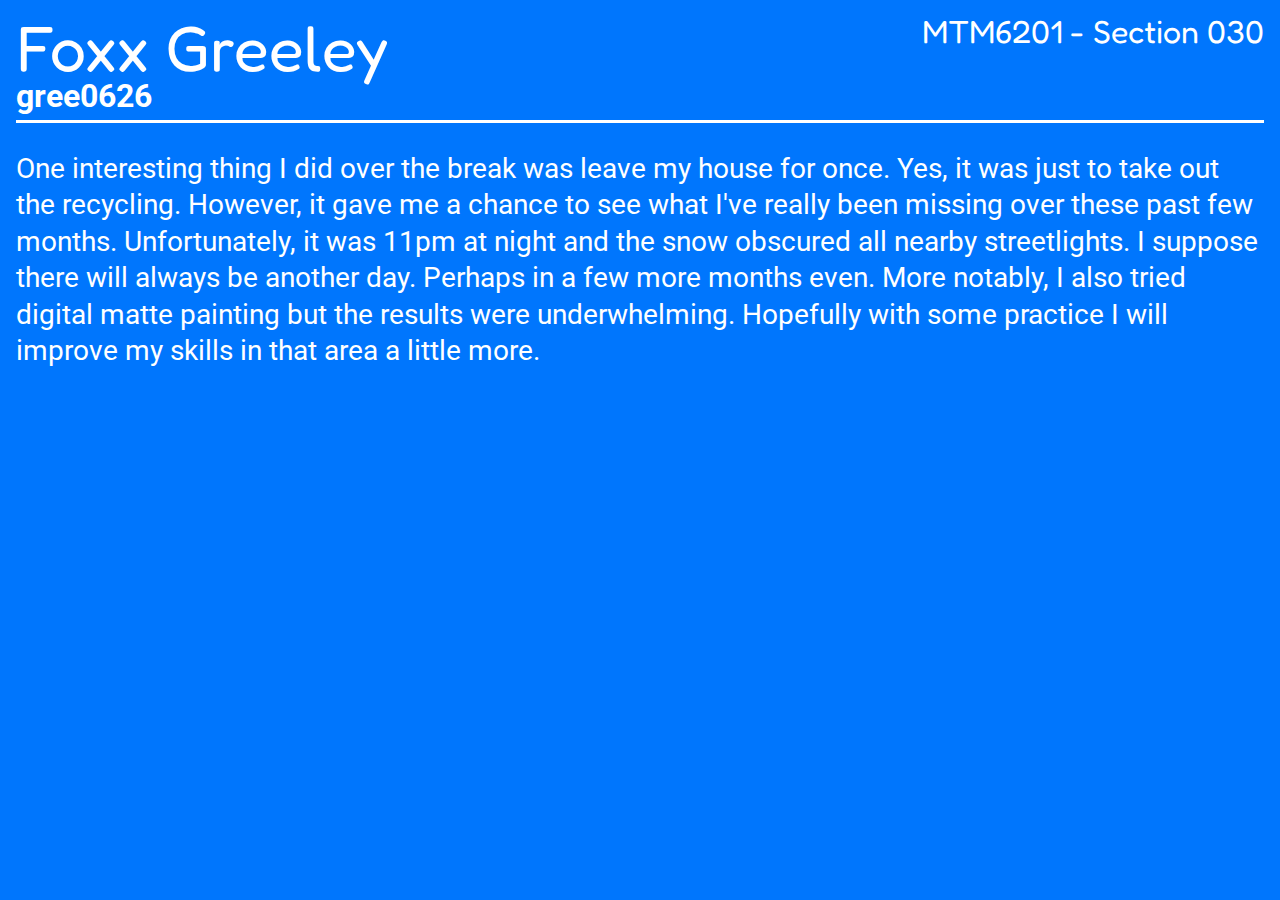
<file: index.html>
<!DOCTYPE html>
<html lang="en">

<head>
  <meta charset="UTF-8">
  <meta name="viewport" content="width=device-width, initial-scale=1.0">
  <!-- CSS -->
  <title>Assignment 1</title>
  <link rel="preconnect" href="https://fonts.gstatic.com">
  <link href="https://fonts.googleapis.com/css2?family=Fredoka+One&family=Roboto&display=swap" rel="stylesheet">
  <link href="main.css" rel="stylesheet">
</head>

<body>
  <div class="background">
  <h3>MTM6201 - Section 030</h3>
  <h1>Foxx Greeley</h1>
  <h2>gree0626</h2>
  <p>One interesting thing I did over the break was leave my house for once. Yes, it was just to take out the recycling. However, it gave me a chance to see what 
    I've really been missing over these past few months. Unfortunately, it was 11pm at night and the snow obscured all nearby streetlights. 
    I suppose there will always be another day. Perhaps in a few more months even. More notably, I also tried digital matte painting
    but the results were underwhelming. Hopefully with some practice I will improve my skills in that area a little more.
  </p>
</div>
</body>

</html>
</file>
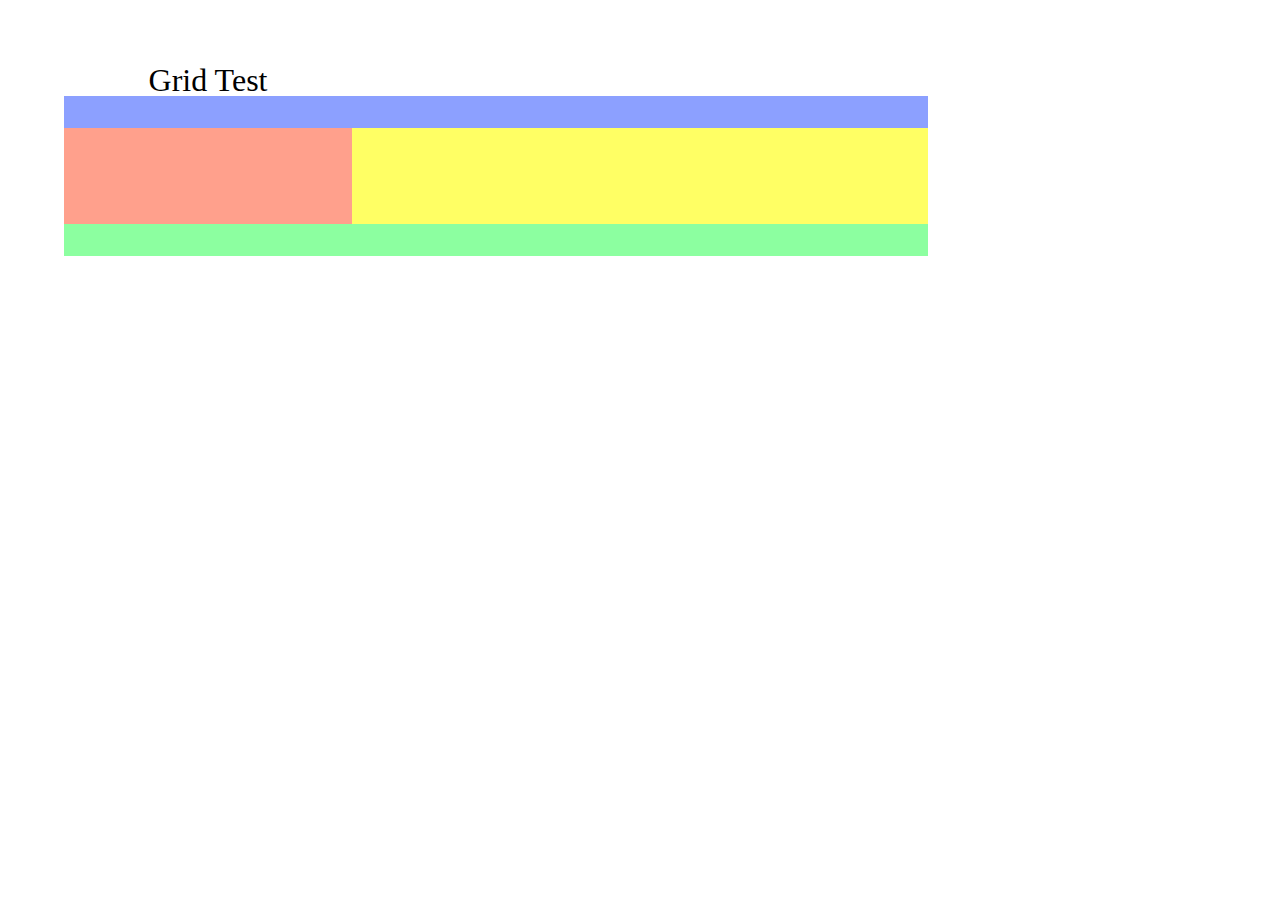
<file: grid-test/index.html>
<!DOCTYPE html>
<html lang="en">

<head>
  <meta charset="UTF-8">
  <meta name="viewport" content="width=device-width, initial-scale=1.0">
  <title> Grid Test </title>
  <link href="css/main.css" rel="stylesheet">
</head>

<body>

<section class="grid-container">
<h1> Grid Test</h1>
<div class="item-a"></div>
<div class="item-b"></div>
<div class="item-c"></div>
<div class="item-d"></div>
</section>

</body>

</html>
</file>
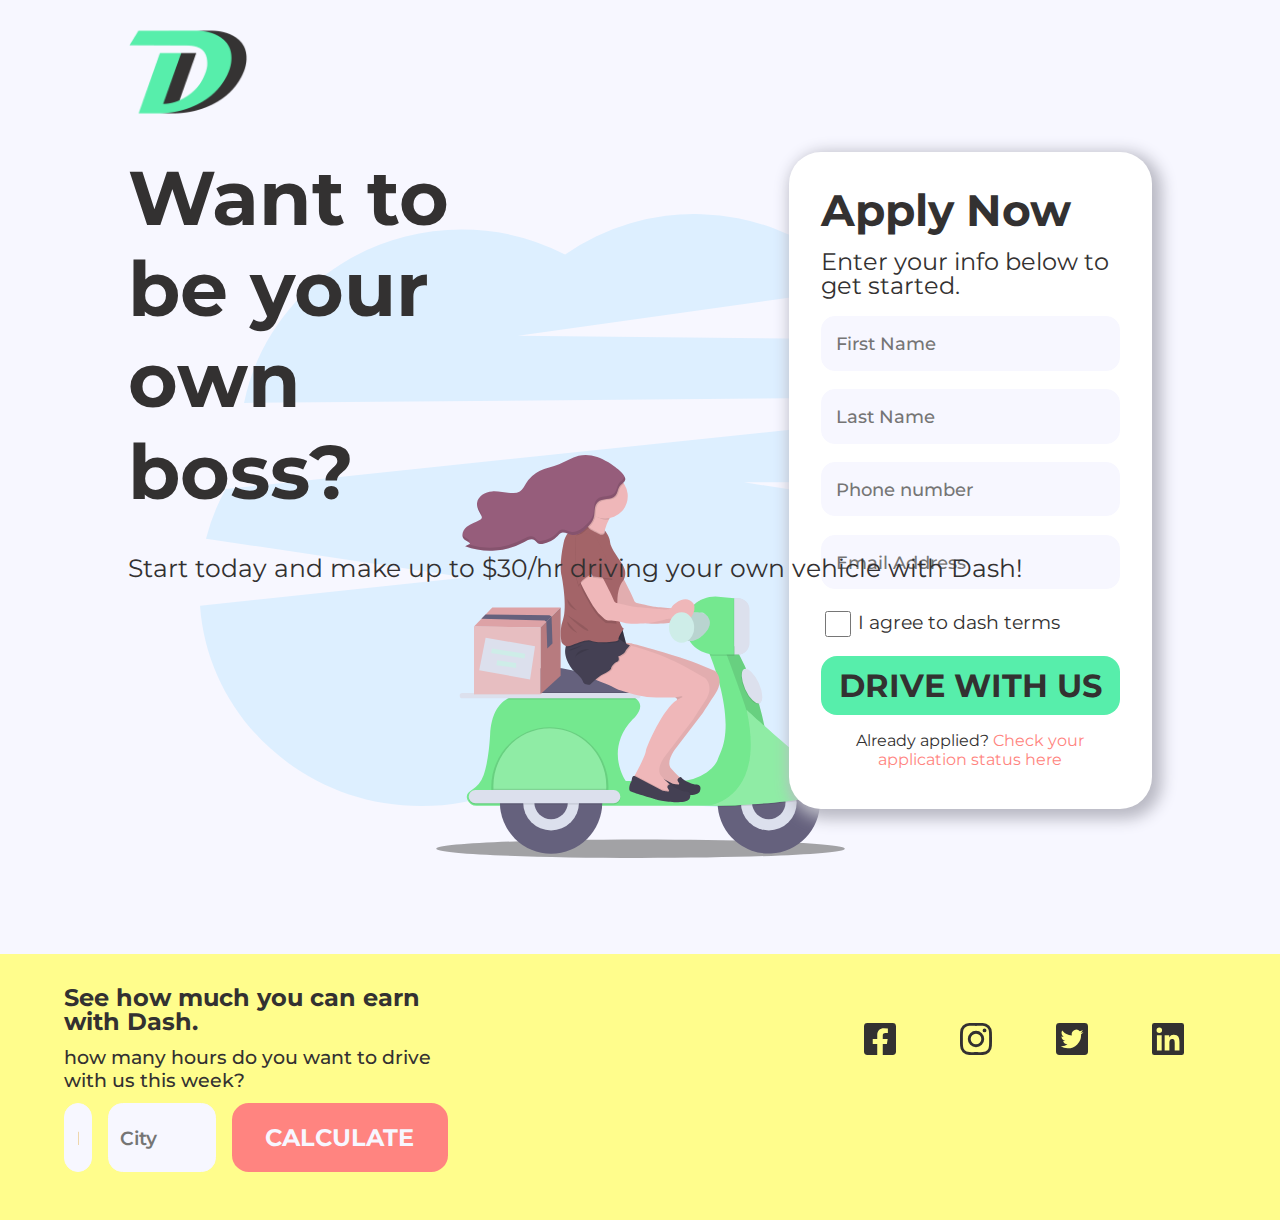
<file: landing-page/index.html>
<!DOCTYPE html>
<html lang="en">

<!-- Metadata -->
<head>
  <meta charset="UTF-8">
  <meta name="viewport" content="width=device-width, initial-scale=1.0">
  <title> Dash | Apply Now  </title>
  <!-- CSS and Fonts -->
  <link rel="preconnect" href="https://fonts.gstatic.com">
  <link href="https://fonts.googleapis.com/css2?family=Montserrat:wght@400;600;700;800&display=swap" rel="stylesheet">
  <link href="css/main.css" rel="stylesheet">
</head>


<body>
<!-- Div for content excluding header -->
<div class="content">
  
<!-- Logo -->
<img class="logo" src="images/logo/logo.png" alt="company logo">

<!-- Main Heading -->
<div class="heading">
<h1>Want to be your own boss?</h1>

<!-- Main Heading Subtext -->
<h2>
  Start today and make up to $30/hr driving
  your own vehicle with Dash!
</h2>
</div>

<!-- Scooter Banner (Mobile, Desktop) -->
<img class="scooter-banner" src="images/bg-image/scooter.svg" alt="scooter graphic">



<!-- Application Form -->
<section class="form-container">

<form>
  <!-- Headings -->
  <h2> Apply Now </h2>
  <h3> Enter your info below.</h3>
  <!-- Desktop Subheading -->
  <h3 class="desktop-h3"> Enter your info below to get started.</h3>
  <!-- Form Contents -->
  <input type="text" id="fname" name="fname" placeholder="First Name">
  <input type="text" id="lname" name="lname" placeholder="Last Name">
  <input type="text" id="phonenum" name="phonenum" placeholder="Phone number">
  <input type="text" id="email" name="email" placeholder="Email Address">
  <input type="checkbox" id="terms" name="terms">
  <label for="terms">I agree to dash terms</label>
  <input type="submit" value="DRIVE WITH US">

  <p>Already applied? <a href="index.html">Check your application status here</a></p>
</form>
</section>
</div>


<!-- Footer -->
<footer>
<!-- Headings -->
<h3>See how much you can earn with Dash.</h3>
<p>how many hours do you want to drive with us this week?</p>
<!-- Footer Grid -->
<form class="input-grid">
  <input type="text" id="dhours" name="dhours" pattern="[0-9]" placeholder="Hours">
  <input type="text" id="dcity" name="dcity" placeholder="City">
  <input type="submit" value="CALCULATE">
</form>

<!-- Social Media Icons -->
<div class="social-icons">
  <a href="https://facebook.com"><img src="images/icons/facebook.svg" alt="facebook logo"></a>
  <a href="https://instagram.com"><img src="images/icons/instagram.svg" alt="instagram logo"></a>
  <a href="https://twitter.com"><img src="images/icons/twitter.svg" alt="twitter logo"></a>
  <a href="https://linkedin.com"><img src="images/icons/linkedin.svg" alt="linkedin logo"></a>
</div>

</footer>

</body>
</html>
</file>
<file: main.css>
/* http://meyerweb.com/eric/tools/css/reset/ 
   v2.0 | 20110126
   License: none (public domain)
*/

html, body, div, span, applet, object, iframe,
h1, h2, h3, h4, h5, h6, p, blockquote, pre,
a, abbr, acronym, address, big, cite, code,
del, dfn, em, img, ins, kbd, q, s, samp,
small, strike, strong, sub, sup, tt, var,
b, u, i, center,
dl, dt, dd, ol, ul, li,
fieldset, form, label, legend,
table, caption, tbody, tfoot, thead, tr, th, td,
article, aside, canvas, details, embed, 
figure, figcaption, footer, header, hgroup, 
menu, nav, output, ruby, section, summary,
time, mark, audio, video {
	margin: 0;
	padding: 0;
	border: 0;
	font-size: 100%;
	font: inherit;
	vertical-align: baseline;
}
/* HTML5 display-role reset for older browsers */
article, aside, details, figcaption, figure, 
footer, header, hgroup, menu, nav, section {
	display: block;
}
body {
	line-height: 1;
}
ol, ul {
	list-style: none;
}
blockquote, q {
	quotes: none;
}
blockquote:before, blockquote:after,
q:before, q:after {
	content: '';
	content: none;
}
table {
	border-collapse: collapse;
	border-spacing: 0;
}




/*================ END OF CSS RESET ===============*/
html{
  background-color: rgb(0, 118, 253);
}

.background{
  padding: 1em;

}

h1{
  font-family: 'Fredoka One', cursive;
  font-size: 4em; 
  color: white;
}

h2{
  font-size: 2em;
  font-weight: bold;
  font-family: 'Roboto', sans-serif;
  color: rgb(255, 255, 255);
  margin-bottom: 0.25em;
}

h3{
  float: right;
  font-family: 'Fredoka One', cursive;
  color: white;
  font-size: 2em;
}

p{
  border-top: 3px solid white;
  font-family: 'Roboto', sans-serif;
  font-size: 1.75em;
  color: white;
  padding-top: 1em;
  line-height: 1.3em;
}
</file>
<file: grid-test/css/main.css>
/* http://meyerweb.com/eric/tools/css/reset/ 
   v2.0 | 20110126
   License: none (public domain)
*/

html, body, div, span, applet, object, iframe,
h1, h2, h3, h4, h5, h6, p, blockquote, pre,
a, abbr, acronym, address, big, cite, code,
del, dfn, em, img, ins, kbd, q, s, samp,
small, strike, strong, sub, sup, tt, var,
b, u, i, center,
dl, dt, dd, ol, ul, li,
fieldset, form, label, legend,
table, caption, tbody, tfoot, thead, tr, th, td,
article, aside, canvas, details, embed, 
figure, figcaption, footer, header, hgroup, 
menu, nav, output, ruby, section, summary,
time, mark, audio, video {
	margin: 0;
	padding: 0;
	border: 0;
	font-size: 100%;
	font: inherit;
	vertical-align: baseline;
}
/* HTML5 display-role reset for older browsers */
article, aside, details, figcaption, figure, 
footer, header, hgroup, menu, nav, section {
	display: block;
}
body {
	line-height: 1;
}
ol, ul {
	list-style: none;
}
blockquote, q {
	quotes: none;
}
blockquote:before, blockquote:after,
q:before, q:after {
	content: '';
	content: none;
}
table {
	border-collapse: collapse;
	border-spacing: 0;
}

/* =================== RESET ============================== */



body{
  margin: 4em;
}

h1{
  text-align: center;
  font-size: 2em;
}


.grid-container {
  display: grid;
  grid-template-areas: 
  "h1 h1 h1"
  "head head head"
  "nav  main main"
  "nav  main main"
  "nav  main main"
  "foot  foot foot";
  grid-template-rows: repeat(6, 1fr);
  grid-template-columns: repeat(4, 1fr);
}

.item-a {
  grid-area: head;
  background-color: #8ca0ff;
}

.item-b {
  grid-area: nav;
  background-color: #ffa08c;
}

.item-c {
  grid-area: main;
  background-color: #ffff64;
}

.item-d {
  grid-area: foot;
  background-color: #8cffa0;
}
</file>
<file: landing-page/css/main.css>
/* http://meyerweb.com/eric/tools/css/reset/ 
   v2.0 | 20110126
   License: none (public domain)
*/

html, body, div, span, applet, object, iframe,
h1, h2, h3, h4, h5, h6, p, blockquote, pre,
a, abbr, acronym, address, big, cite, code,
del, dfn, em, img, ins, kbd, q, s, samp,
small, strike, strong, sub, sup, tt, var,
b, u, i, center,
dl, dt, dd, ol, ul, li,
fieldset, form, label, legend,
table, caption, tbody, tfoot, thead, tr, th, td,
article, aside, canvas, details, embed, 
figure, figcaption, footer, header, hgroup, 
menu, nav, output, ruby, section, summary,
time, mark, audio, video {
	margin: 0;
	padding: 0;
	border: 0;
	font-size: 100%;
	font: inherit;
	vertical-align: baseline;
}
/* HTML5 display-role reset for older browsers */
article, aside, details, figcaption, figure, 
footer, header, hgroup, menu, nav, section {
	display: block;
}
body {
	line-height: 1;
}
ol, ul {
	list-style: none;
}
blockquote, q {
	quotes: none;
}
blockquote:before, blockquote:after,
q:before, q:after {
	content: '';
	content: none;
}
table {
	border-collapse: collapse;
	border-spacing: 0;
}

/* ==================== END OF CSS RESET ============================= */













/* ==================== CUSTOM CSS START ============================= */
/* Main Adjustments for bg color and Universal font application */
body{
  background-color: #f7f7ff;
  font-family: 'Montserrat', sans-serif;
  color: #333131;
}

/* Main Content Adjustments Excluding Footer */
.content{
  margin-top: 0.25em;
  margin-left: 2em;
  margin-right: 2em; 
}

/* == Text Adjustments == */
p{
  padding-top: 0.25em;
  padding-bottom: 0.5em;
  line-height: 1.2em;
  font-size: 1.8em;
}

/* Main Heading Size and Spacing */
h1{
  padding-right: 1em;
  line-height: 1.2em;
  font-size: 4.5em;
  font-weight: 700;
}

/* Main Subtext Size and Spacing */
h2{
  padding-top: 0.25em;
  padding-bottom: 0.5em;
  line-height: 1.2em;
  font-size: 1.8em;
}

/* == Image Adjustments == */

/* Logo Size and Spacing */
.logo{
  height: 8.5em;
  width: auto;
  padding-bottom: 1.25em;
}

/* Scooter Banner Image Sizing and Center */
.scooter-banner{
  display: block;
  margin-left: auto;
  margin-right: auto;
  height: 16em;
  width: auto;
}




/* ============== Application Form Adjustments ================= */


/* Form Container Size, Drop Shadow, and Color */
.form-container{
  border-radius: 2em;
  background-color: white;
  box-shadow: 5px 5px 15px 5px #b9b9c4;
  margin-bottom: 3.8em;
}

/* Form Container Content Spacing */
.form-container form{
  margin: 2em;
  padding-bottom: 1.5em;
}

/* == Form Container Text Adjustments == */

/* Main Form Heading */
.form-container h2{
  padding-top: 0.4em;
  padding-bottom: 0em;
  font-size: 3.2em;
  font-weight: 700;
}

/* Secondary Heading */
.form-container h3{
  padding-top: 0.8em;
  font-size: 1.3em;
}

/* Hide Desktop Heading Div */
.form-container .desktop-h3{
  display: none;
}

/* Checkbox Text Prompt */
.form-container label{
  font-size: 1.2em;
}

/* == Check Application Link == */
.form-container form p{
  padding-top: 1em;
  font-size: 1.2em;
}

/* Link Color */
.form-container form a{
  text-decoration: none;
  color: #ff8480;
}


/* ============== Form Input Adjustments ================= */

/* Use all of container width for input fields excluding margin */
.form-container input{
  box-sizing: border-box;
  width: 100%;
}

/* Input field general adjustments */
.form-container input[type=text]{
  margin-top: 1em;
  padding: 0.8em;
  font-family: 'Montserrat', sans-serif;
  font-weight: 500;
  font-size: 1.15em;
  border-radius: 0.75em;
  border: 1px solid #f7f7ff;
  background-color: #f7f7ff;
  color: #a5a5ac;
}

/* Checkbox Spacing Adjustment */
.form-container input[type=text]:nth-child(7){
  margin-bottom: 1em;
}

/* Checkbox Position and Size */
.form-container input[type=checkbox]{
  vertical-align: middle;
  width: 2em;
  height: 2em;
}


/* =========== Form Submit Button Adjustments =========== */
.form-container input[type=submit]{
margin-top: 0.5em;
font-family: 'Montserrat', sans-serif;
font-weight: 700;
font-size: 1.8em;
background-color: #57eeab;
border: none;
border-radius: 0.5em;
padding: 0.6em;
color: #333131;
}

/* Button Hover Effect */
.form-container input[type=submit]:hover{
background-color: #47c98e;
}





/* ========================= Footer Adjustments ====================== */

/* General Color and Padding Adjustments */
footer{
  background-color: #fffd8c;
  padding: 2em;
}

/* Text Adjustments */
footer h3{
  font-family: 'Montserrat', sans-serif;
  font-size: 1.5em;
  font-weight: 700;
  padding-right: 5em;
}

footer p{
  padding-top: 0.6em;
  padding-bottom: 0.6em;
  font-size: 1.3em;
  font-weight: 500;
}




/* ========================= Footer Form Adjustments ====================== */

/* Form Input Grid */
.input-grid{
  display: grid;
  grid-gap: 0.5em;
  grid-template-columns: 0.3fr 1fr;
  grid-template-areas: 
  "hours city"
  "submit submit";
}

/* Hours field and text overflow control */
.input-grid #dhours{
grid-area: hours;
text-overflow: ellipsis;
}

/* City field and text overflow control */
.input-grid #dcity{
  text-overflow: ellipsis;
  grid-area: city;
}

/* == Input Field Adjustments == */

/* Use all of container width for input excluding margin */
footer input{
  box-sizing: border-box;
  width: 100%;
}

/* Input Text Box Adjustments */
footer input[type=text]{
  padding: 0.8em;
  font-family: 'Montserrat', sans-serif;
  font-weight: 600;
  font-size: 1.2em;
  border-radius: 0.75em;
  border: 1px solid #f7f7ff;
  background-color: #f7f7ff;
  color: #7f7f85;
}

/* Submit Button Formatting */
footer input[type=submit]{
  grid-area: submit;
  font-family: 'Montserrat', sans-serif;
  font-weight: 700;
  font-size: 1.8em;
  background-color: #ff8480;
  border: none;
  border-radius: 0.5em;
  padding: 0.25em;
  color: #f7f7ff;
}
  
/* Submit Button Hover Effect */
footer input[type=submit]:hover{
  background-color: #db706d;
}



/* ========================= Social Media Links ====================== */


/* Social Media Icon Spacing */
.social-icons{
  display: flex;
  justify-content: center;
}


/* Social Media Icon Sizing */
.social-icons img{
padding-top: 2.3em;
padding-left: 2em;
padding-right: 2em;
height: 2.5em;
width: auto;
}



/* ================================ END OF MOBILE STYLES ========================= */









/* ================================ START OF TABLET STYLES ========================= */

@media only screen and (min-width: 768px) and (max-width: 1280px) {

  /* == Main Content Adjust == */
  /* Margin Adjustments Above Footer */
  .content{
    margin-top: 0.25em;
    margin-left: 4em;
    margin-right: 4em; 
  }


  /* == Image Adjustments == */
  /* Scooter Banner Image Sizing and Center */
  .scooter-banner{
    padding-top: 3.5em;
    height: 23em;
  }


  /* == Text Adjustments == */
  /* Main Heading Padding */
  h1{
  padding-right: 2em;
  }
  
  /* Image Below Text Adjustment */
  h2{
    position: absolute;
  }


  /* == Form Text Adjustments == */
  /* Form Heading Fix */
  form h2{
    position: relative;
  }
  
  /* Size Adjustment for second prompt */
  .form-container h3{
    font-size: 2em;
    padding-top: 0.5em;
  }

  /* Center Text After Button */
  .form-container form p {
    text-align: center;
    }

    /* Form Grid Adjustments */
  .input-grid{
    grid-gap: 1em;
    grid-template-areas: 
    "hours hours city city submit submit";
  }

  /* == Footer Spacing Adjustments == */
  footer{
    padding-left: 4em;
    padding-right: 4em; 
    margin-top: 7.5em;
  }
}

/* ================================ END OF TABLET STYLES ========================= */











/* ================================ START OF DESKTOP STYLES ========================= */


@media only screen and (min-width: 1280px) {

  /* Excluding Footer | Margin Adjust, Background Image Replace, Content Grid */
  .content{
    margin-left: 8em;
    margin-right: 8em;
    background-image: url(../images/bg-image/scooter.svg);
    background-repeat: no-repeat;
    background-size: 55em;
    background-position: bottom;
    display: grid;
    grid-template-columns: 1fr 1fr 1.1fr;
    grid-template-rows: 0.6fr 2fr;
    grid-template-areas: 
    'logo logo logo'
    'heading empty form';
  }

  /* == Text Adjustments == */
  .heading{
    grid-area: heading;
  }

  .heading h1{
    font-size: 4.75em;
    padding-right: 0em;
  }

  h2{
    padding-top: 1.5em;
    padding-bottom: 1em;
    font-size: 1.55em;
  }

  /* == Image Adjustments == */
  /* Image Removal For Replacement Above */
  .scooter-banner{
    display: none;
  }

  .logo{
    grid-area: logo;
    height: 7.5em;
    padding-top: 0.5em;
  }


  /* == Application Form Adjustments */
  .form-container{
    grid-area: form;
    margin-bottom: 0;
  }

  .form-container h2{
    padding-top: 0;
    padding-bottom: 0.3em;
    font-size: 2.75em;
  }

  /* Hides original subheading */
  .form-container h3{
   display: none;
  }

  /* Displays new subheading */
  .form-container .desktop-h3{
    display: unset;
    font-size: 1.5em;
  }

  .form-container form p {
    font-size: 1em;
    text-align: center;
  }

  .form-container form{
    padding-bottom: 0;
  }

  .form-container input[type=submit] {
    padding: 0.3em;
    font-size: 2em;
  }

  /* ======= Footer Adjustments ========== */

  /* Footer Grid */
  footer{
    padding-bottom: 3em;
    margin-top: 6em;
    display: grid;
    grid-template-columns: 1fr 1fr;
    grid-template-rows: 0.1fr 0.1fr 1fr;
    grid-template-areas: 
    'h3   empty   media'
    'p    empty   media'
    'form empty   media';
  }

  /* Media Icon Grid Area */
  .social-icons{
    grid-area: media;
  }

  /* Media Icon Size Adjustment */
  .social-icons img {
    height: 2em;
  }

  /* Form Grid Area */
  footer form{
    grid-area: form;
  }

  /* Form Text Area and Sizing */
  footer h3{
    grid-area: h3;
    padding: 0;
  }

  /* Form Second Text Area and Sizing */
  footer p{
    grid-area: p;
    font-size: 1.2em;
  }

  /* Secondary Input Grid */
  .input-grid{
    grid-template-columns: 0.3fr 1fr;
    grid-gap: 1em;
    grid-template-areas: 
   "hours city city submit submit";
  }

  /* Submit Button Sizing and Spacing */
  footer input[type=submit] {
    font-size: 1.5em;
    padding-left: 1.4em;
    padding-right: 1.4em;
    border-radius: 0.7em;
  }

  /* Footer Input Padding */
  footer input[type=text] {
  padding: 0.6em;
  }

}
</file>
